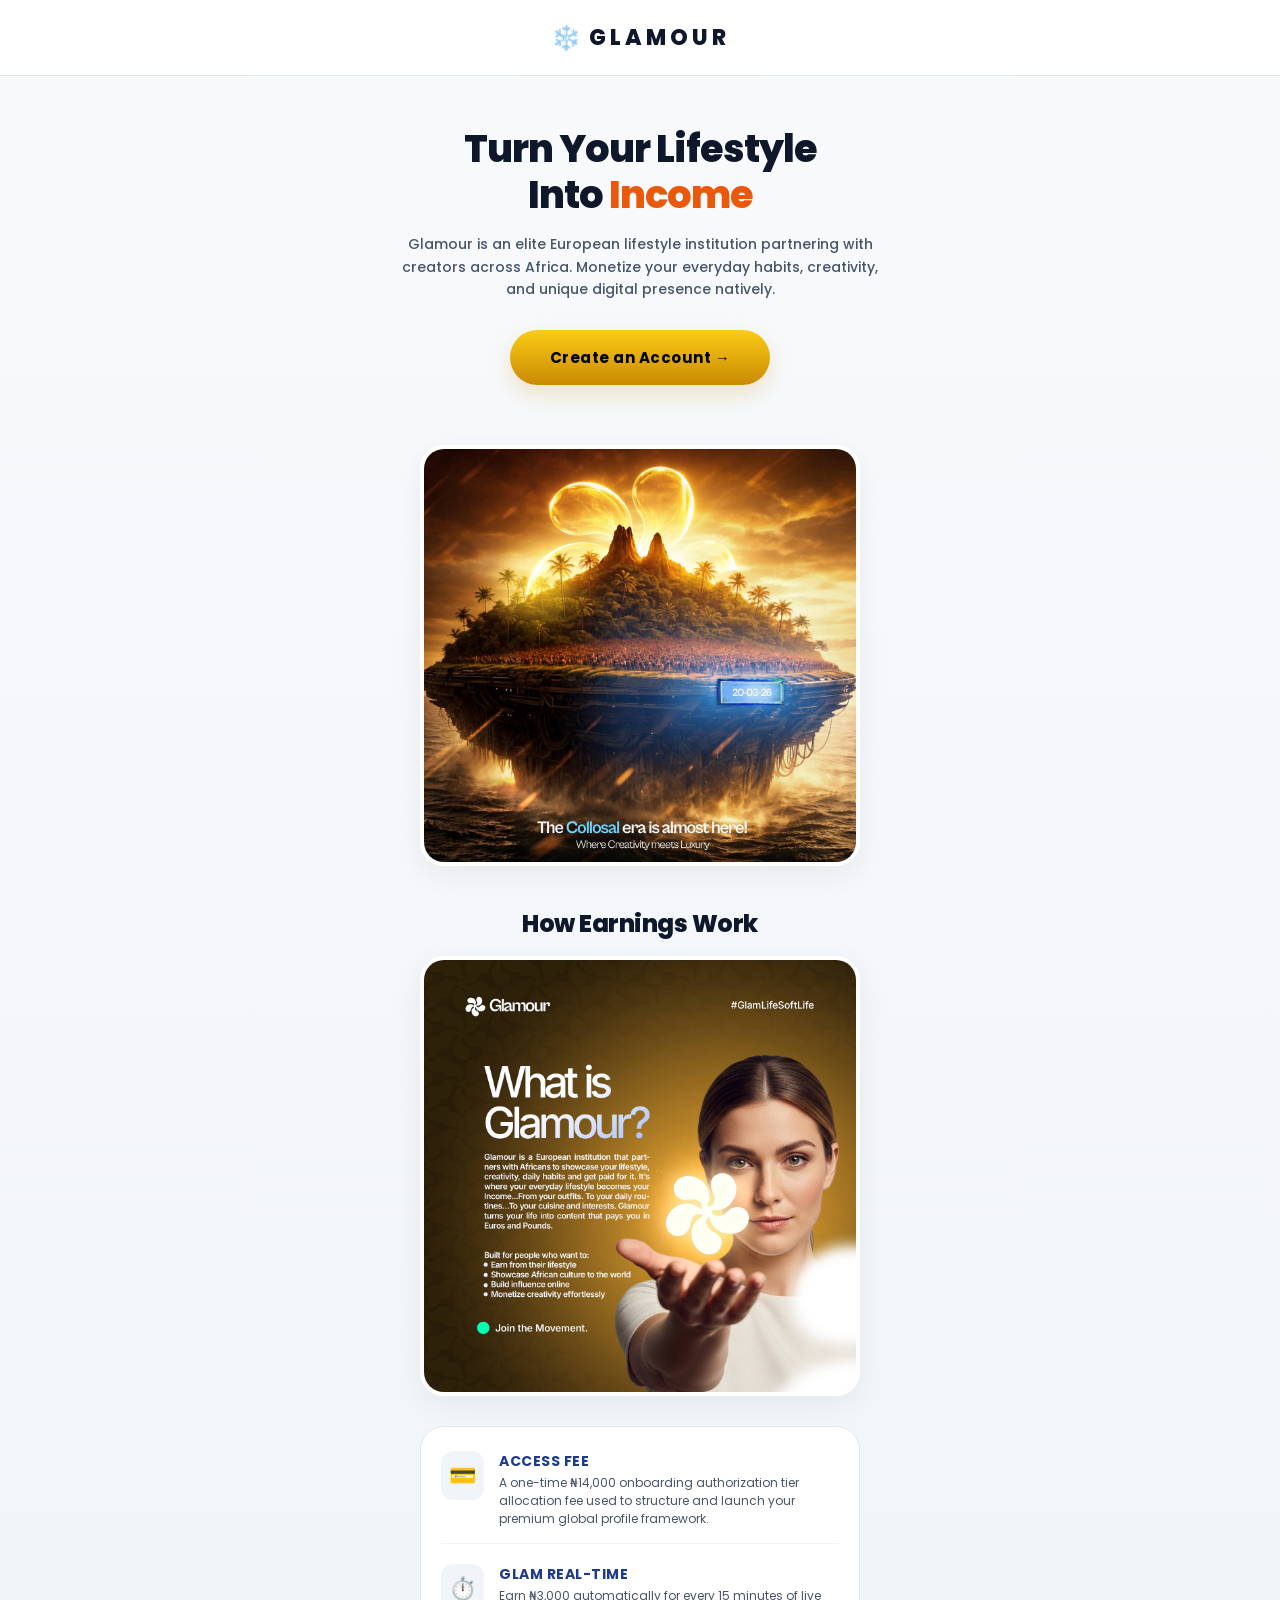
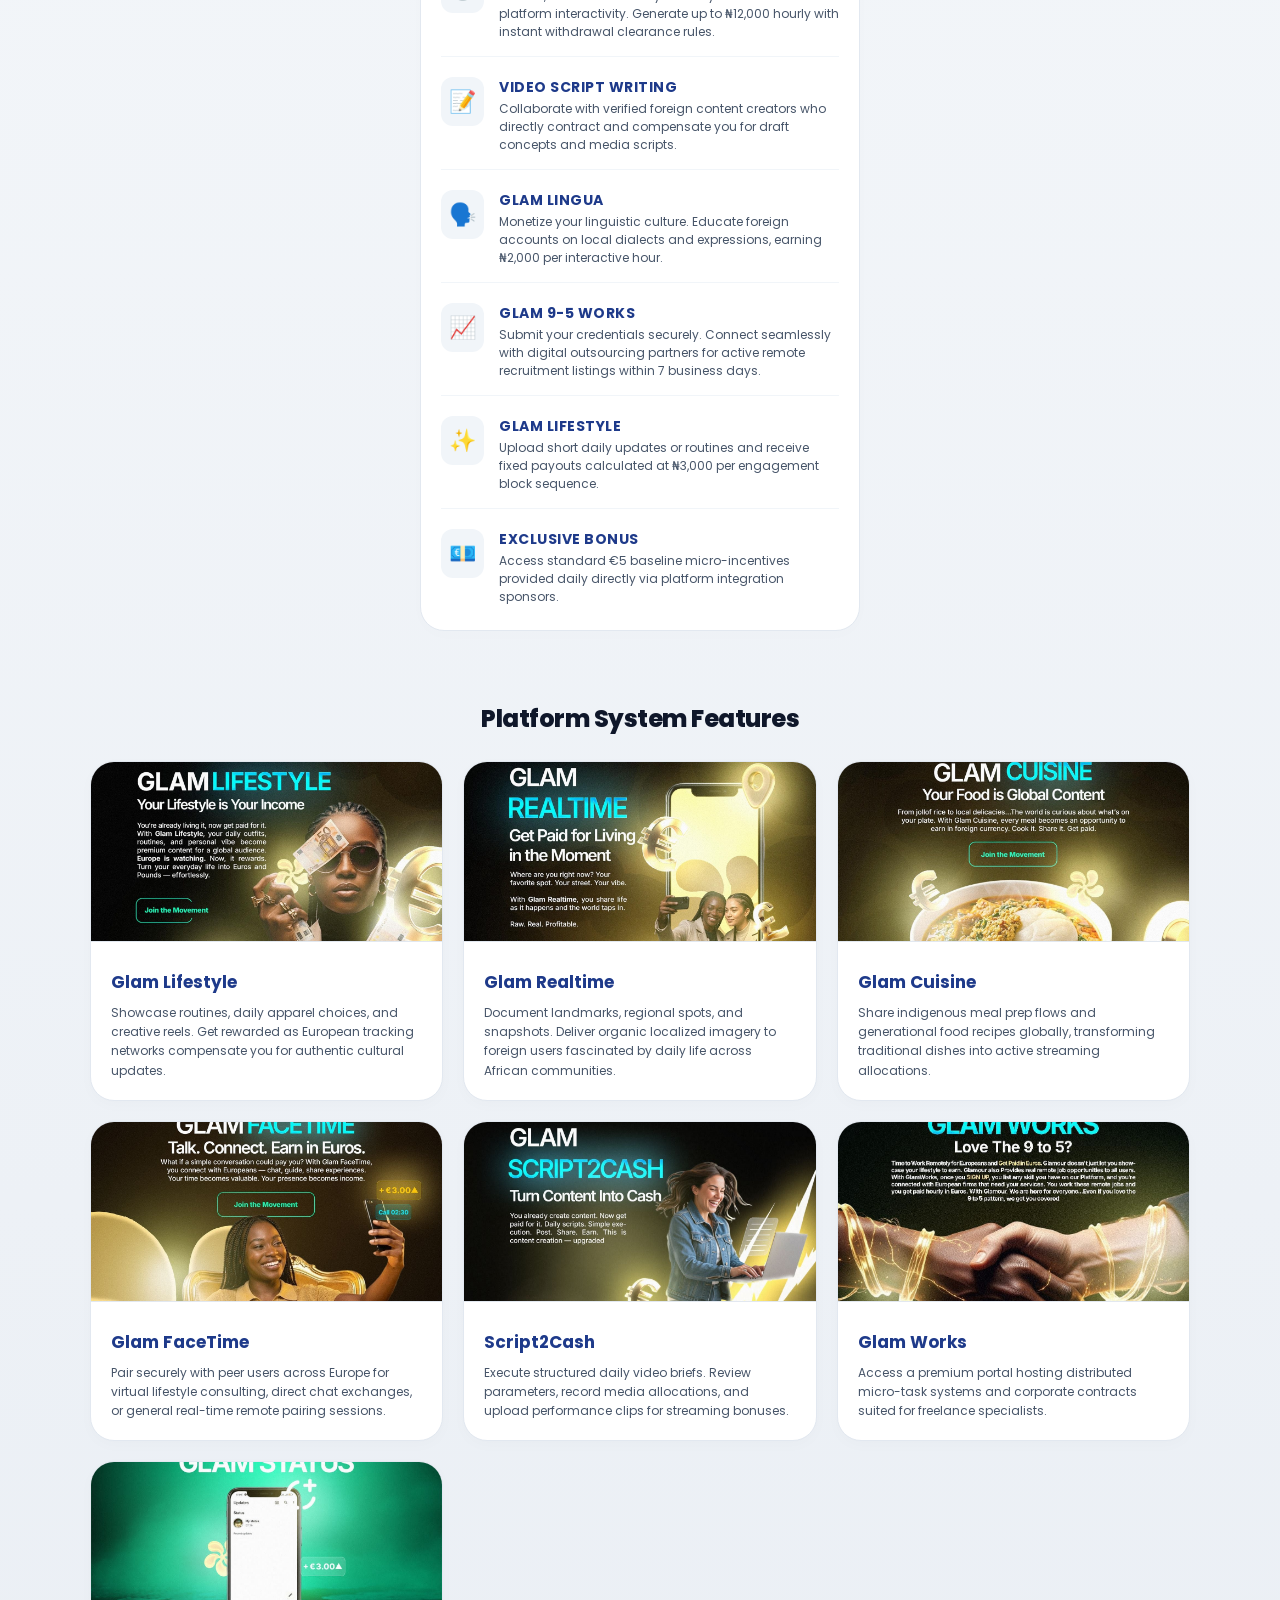
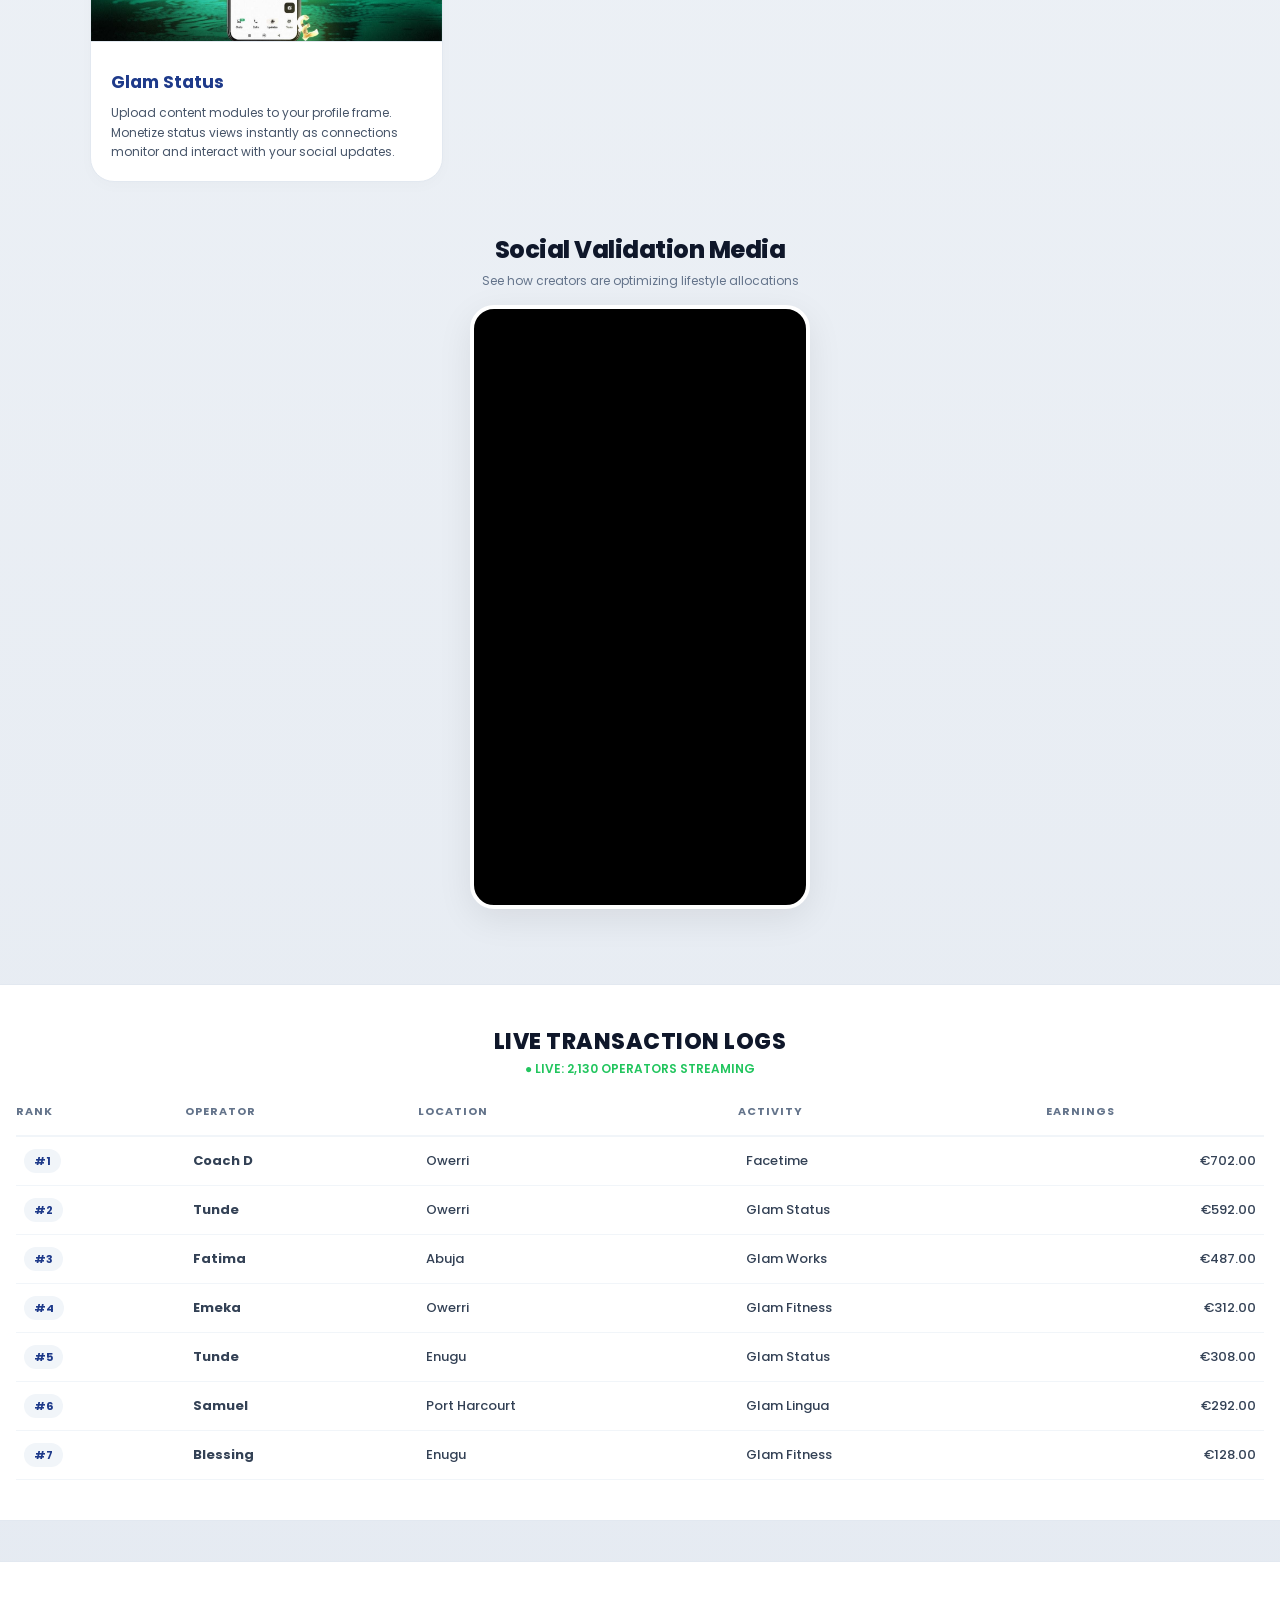
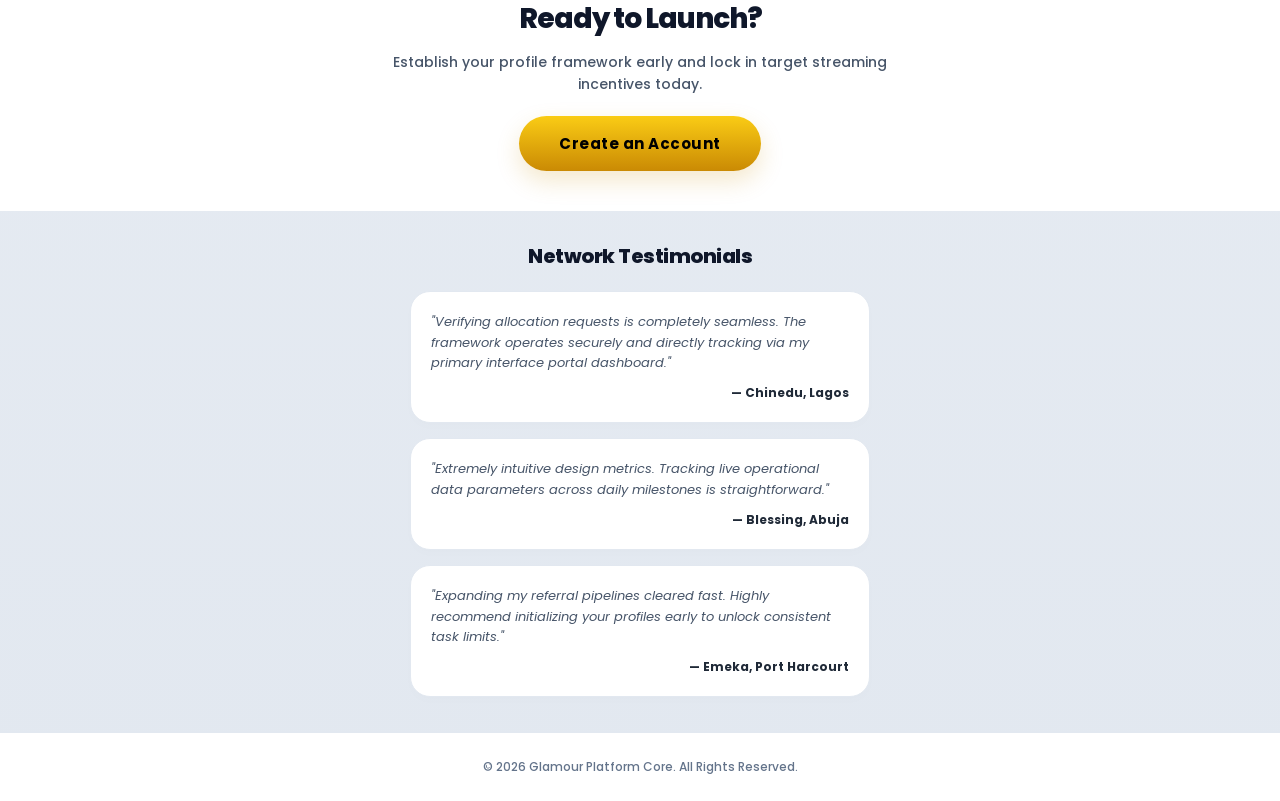
<file: index.html>
<!DOCTYPE html>
<html lang="en">
<head>
    <meta charset="UTF-8">
    <meta name="viewport" content="width=device-width, initial-scale=1.0, maximum-scale=1.0, user-scalable=no">
    <title>Glamour — Turn Your Lifestyle Into Income</title>
    <link href="https://fonts.googleapis.com/css2?family=Poppins:wght@400;500;600;700;800&display=swap" rel="stylesheet">
    <style>
        * { margin: 0; padding: 0; box-sizing: border-box; font-family: 'Poppins', sans-serif; }
        body { background: linear-gradient(180deg, #f8fafc 0%, #e2e8f0 100%); color: #0f172a; overflow-x: hidden; }
        
        /* Premium Top Logo Header */
        .header-top {
            padding: 20px;
            text-align: center;
            background: #fff;
            border-bottom: 1px solid #e2e8f0;
            display: flex;
            justify-content: center;
            align-items: center;
        }
        .logo { display: flex; align-items: center; gap: 8px; }
        .logo-symbol { font-size: 24px; animation: bounce 2s infinite; }
        .brand-name {
            font-size: 22px;
            letter-spacing: 4px;
            color: #0f172a;
            font-weight: 800;
            text-transform: uppercase;
        }

        /* Hero Call to Action Container */
        .hero {
            text-align: center;
            padding: 50px 20px;
            display: flex;
            flex-direction: column;
            align-items: center;
        }
        .hero-title {
            font-size: 2.4rem;
            font-weight: 800;
            color: #0f172a;
            line-height: 1.2;
            margin-bottom: 15px;
            letter-spacing: -1px;
        }
        .hero-title span { color: #ea580c; }
        
        .hero-subtitle {
            font-size: 14px;
            color: #475569;
            max-width: 500px;
            margin-bottom: 30px;
            line-height: 1.6;
            font-weight: 500;
        }

        .create-btn {
            display: inline-block;
            background: linear-gradient(180deg, #facc15 0%, #ca8a04 100%);
            color: #000;
            padding: 16px 40px;
            border-radius: 30px;
            text-decoration: none;
            font-weight: 700;
            font-size: 15px;
            letter-spacing: 0.5px;
            box-shadow: 0 10px 25px rgba(202, 138, 4, 0.2);
            transition: all 0.3s ease;
        }
        .create-btn:hover { transform: translateY(-2px); box-shadow: 0 12px 30px rgba(202, 138, 4, 0.3); }

        /* Media Standard Image Configurations */
        .showcase-img {
            width: 90%;
            max-width: 440px;
            height: auto;
            display: block;
            margin: 10px auto 30px auto;
            border-radius: 24px;
            box-shadow: 0 8px 30px rgba(0,0,0,0.06);
            border: 4px solid #fff;
        }

        /* Section Headings Styling */
        .section-headline {
            text-align: center;
            font-size: 24px;
            font-weight: 800;
            color: #0f172a;
            padding: 10px 20px 5px 20px;
            letter-spacing: -0.5px;
        }

        /* Earnings Bullet list Structure */
        .earnings-list-card {
            background: #fff;
            border: 1.5px solid #e2e8f0;
            border-radius: 24px;
            padding: 24px 20px;
            width: 90%;
            max-width: 440px;
            margin: 15px auto 40px auto;
            box-shadow: 0 4px 20px rgba(0,0,0,0.01);
        }
        .earn-list-item {
            display: flex;
            align-items: flex-start;
            gap: 15px;
            margin-bottom: 20px;
            padding-bottom: 15px;
            border-bottom: 1px solid #f1f5f9;
        }
        .earn-list-item:last-child { margin-bottom: 0; padding-bottom: 0; border-bottom: none; }
        .list-icon { font-size: 22px; background: #f1f5f9; padding: 8px; border-radius: 12px; display: flex; align-items: center; justify-content: center; }
        .list-text h4 { font-size: 14px; font-weight: 700; color: #1e3a8a; text-transform: uppercase; letter-spacing: 0.5px; }
        .list-text p { font-size: 12px; color: #475569; margin-top: 2px; line-height: 1.5; }

        /* Premium Adaptive Grid Cards Features */
        .features-section { padding: 20px; }
        .features-grid {
            display: grid;
            grid-template-columns: repeat(auto-fit, minmax(280px, 1fr));
            gap: 20px;
            max-width: 1100px;
            margin: 0 auto;
        }
        .feature-card {
            background: #fff;
            border-radius: 24px;
            overflow: hidden;
            border: 1px solid #e2e8f0;
            box-shadow: 0 4px 15px rgba(0,0,0,0.02);
            transition: all 0.3s cubic-bezier(0.4, 0, 0.2, 1);
        }
        .feature-card img {
            width: 100%;
            height: 180px;
            object-fit: cover;
            border-bottom: 1px solid #e2e8f0;
        }
        .card-content { padding: 20px; }
        .card-content h3 { color: #1e3a8a; font-size: 17px; font-weight: 700; margin-bottom: 8px; }
        .card-content p { color: #475569; font-size: 12px; line-height: 1.6; }

        /* Video Container Architecture */
        .video-outer-wrapper { padding: 20px 10px; text-align: center; }
        .video-container {
            position: relative;
            width: 100%;
            max-width: 340px;
            margin: 15px auto;
            aspect-ratio: 9/16;
            overflow: hidden;
            border-radius: 24px;
            border: 4px solid #fff;
            box-shadow: 0 10px 35px rgba(0,0,0,0.08);
            background: #000;
        }

        /* Live Earnings Analytics Component Box */
        .live-earnings {
            background: #fff;
            border-top: 1px solid #e2e8f0;
            border-bottom: 1px solid #e2e8f0;
            padding: 40px 16px;
            margin: 40px 0;
        }
        .earnings-header { text-align: center; margin-bottom: 25px; }
        .earnings-header h2 { font-size: 22px; font-weight: 800; letter-spacing: 0.5px; color: #0f172a; }
        .earnings-header p { color: #22c55e; font-size: 12px; font-weight: 600; margin-top: 2px; text-transform: uppercase; }
        
        .table-responsive { width: 100%; overflow-x: auto; -webkit-overflow-scrolling: touch; }
        .earnings-table { width: 100%; min-width: 400px; border-collapse: collapse; }
        .earnings-table th { color: #64748b; text-align: left; font-size: 11px; padding-bottom: 15px; letter-spacing: 1px; font-weight: 700; border-bottom: 2px solid #f1f5f9; }
        .earnings-table td { padding: 14px 8px; font-size: 13px; font-weight: 500; border-bottom: 1px solid #f1f5f9; color: #334155; }
        .rank-circle { background-color: #f1f5f9; color: #1e3a8a; padding: 4px 10px; border-radius: 12px; font-size: 11px; font-weight: 700; }
        .amount { color: #16a34a; font-weight: 700; text-align: right; }

        /* Testimonials Section */
        .testimonials-section { padding: 20px; max-width: 500px; margin: 0 auto; }
        .testimonial-card {
            background: #fff; border: 1.5px solid #e2e8f0; border-radius: 20px;
            padding: 20px; margin-bottom: 15px; box-shadow: 0 4px 10px rgba(0,0,0,0.01);
        }
        .testimonial-card p { font-size: 13px; color: #475569; line-height: 1.6; font-style: italic; }
        .testimonial-card h4 { font-size: 12px; color: #1f2937; margin-top: 10px; font-weight: 700; text-align: right; }

        /* Floating Live Activity Toast Alert Popup */
        #activity-toast {
            position: fixed; bottom: 20px; left: 20px;
            background: rgba(15, 23, 42, 0.95); backdrop-filter: blur(5px);
            color: white; padding: 12px 20px; border-radius: 14px;
            display: none; box-shadow: 0 10px 25px rgba(0,0,0,0.2);
            font-size: 12px; font-weight: 500; z-index: 9999;
            border-left: 4px solid #facc15; max-width: 280px;
            animation: slideUp 0.4s ease;
        }

        .footer { text-align: center; padding: 25px; background: #fff; border-top: 1px solid #e2e8f0; color: #64748b; font-size: 12px; font-weight: 500; }

        @keyframes bounce { 0%, 100% { transform: translateY(0); } 50% { transform: translateY(-4px); } }
        @keyframes slideUp { from { transform: translateY(20px); opacity: 0; } to { transform: translateY(0); opacity: 1; } }
    </style>
</head>

<body>

    <!-- Header App Bar -->
    <div class="header-top">
        <div class="logo">
            <span class="logo-symbol">❄️</span>
            <h1 class="brand-name">GLAMOUR</h1>
        </div>
    </div>

    <!-- Hero Introduction Header Section -->
    <section class="hero">
        <h1 class="hero-title">Turn Your Lifestyle<br>Into <span>Income</span></h1>
        <p class="hero-subtitle">
            Glamour is an elite European lifestyle institution partnering with creators across Africa. Monetize your everyday habits, creativity, and unique digital presence natively.
        </p>
        <a href="register.html" class="create-btn">Create an Account &rarr;</a>
    </section>

    <!-- First Media Showcase Layout -->
    <img src="images/glam-beginning.jpg" class="showcase-img" alt="Glamour"/> 

    <div class="section-headline">How Earnings Work</div>
    
    <!-- Second Media Showcase Layout -->
    <img src="images/glam-whatisglamour.jpg" class="showcase-img" alt="What is Glamour"/>

    <!-- Restructured Premium Feature Parameter Content List -->
    <div class="earnings-list-card">
        <div class="earn-list-item">
            <div class="list-icon">💳</div>
            <div class="list-text">
                <h4>Access Fee</h4>
                <p>A one-time ₦14,000 onboarding authorization tier allocation fee used to structure and launch your premium global profile framework.</p>
            </div>
        </div>
        <div class="earn-list-item">
            <div class="list-icon">⏱️</div>
            <div class="list-text">
                <h4>Glam Real-time</h4>
                <p>Earn ₦3,000 automatically for every 15 minutes of live platform interactivity. Generate up to ₦12,000 hourly with instant withdrawal clearance rules.</p>
            </div>
        </div>
        <div class="earn-list-item">
            <div class="list-icon">📝</div>
            <div class="list-text">
                <h4>Video Script Writing</h4>
                <p>Collaborate with verified foreign content creators who directly contract and compensate you for draft concepts and media scripts.</p>
            </div>
        </div>
        <div class="earn-list-item">
            <div class="list-icon">🗣️</div>
            <div class="list-text">
                <h4>Glam Lingua</h4>
                <p>Monetize your linguistic culture. Educate foreign accounts on local dialects and expressions, earning ₦2,000 per interactive hour.</p>
            </div>
        </div>
        <div class="earn-list-item">
            <div class="list-icon">📈</div>
            <div class="list-text">
                <h4>Glam 9-5 Works</h4>
                <p>Submit your credentials securely. Connect seamlessly with digital outsourcing partners for active remote recruitment listings within 7 business days.</p>
            </div>
        </div>
        <div class="earn-list-item">
            <div class="list-icon">✨</div>
            <div class="list-text">
                <h4>Glam Lifestyle</h4>
                <p>Upload short daily updates or routines and receive fixed payouts calculated at ₦3,000 per engagement block sequence.</p>
            </div>
        </div>
        <div class="earn-list-item">
            <div class="list-icon">💶</div>
            <div class="list-text">
                <h4>Exclusive Bonus</h4>
                <p>Access standard €5 baseline micro-incentives provided daily directly via platform integration sponsors.</p>
            </div>
        </div>
    </div>

    <!-- Features Responsive Box Card Layout Component Section -->
    <section class="features-section">
        <div class="section-headline" style="margin-bottom: 20px;">Platform System Features</div>
        
        <div class="features-grid">
            <div class="feature-card">
                <img src="images/glam-lifestyle.jpg" alt="Glam Lifestyle">
                <div class="card-content">
                    <h3>Glam Lifestyle</h3>
                    <p>Showcase routines, daily apparel choices, and creative reels. Get rewarded as European tracking networks compensate you for authentic cultural updates.</p>
                </div>
            </div>

            <div class="feature-card">
                <img src="images/glam-realtime.jpg" alt="Glam Realtime">
                <div class="card-content">
                    <h3>Glam Realtime</h3>
                    <p>Document landmarks, regional spots, and snapshots. Deliver organic localized imagery to foreign users fascinated by daily life across African communities.</p>
                </div>
            </div>

            <div class="feature-card">
                <img src="images/glam-cuisine.jpg" alt="Glam Cuisine">
                <div class="card-content">
                    <h3>Glam Cuisine</h3>
                    <p>Share indigenous meal prep flows and generational food recipes globally, transforming traditional dishes into active streaming allocations.</p>
                </div>
            </div>

            <div class="feature-card">
                <img src="images/glam-facetime.jpg" alt="Glam FaceTime">
                <div class="card-content">
                    <h3>Glam FaceTime</h3>
                    <p>Pair securely with peer users across Europe for virtual lifestyle consulting, direct chat exchanges, or general real-time remote pairing sessions.</p>
                </div>
            </div>

            <div class="feature-card">
                <img src="images/script2cash.jpg" alt="Script2Cash">
                <div class="card-content">
                    <h3>Script2Cash</h3>
                    <p>Execute structured daily video briefs. Review parameters, record media allocations, and upload performance clips for streaming bonuses.</p>
                </div>
            </div>

            <div class="feature-card">
                <img src="images/glam-work.jpg" alt="Glam Works">
                <div class="card-content">
                    <h3>Glam Works</h3>
                    <p>Access a premium portal hosting distributed micro-task systems and corporate contracts suited for freelance specialists.</p>
                </div>
            </div>

            <div class="feature-card">
                <img src="images/glam-status.jpg" alt="Glam Status">
                <div class="card-content">
                    <h3>Glam Status</h3>
                    <p>Upload content modules to your profile frame. Monetize status views instantly as connections monitor and interact with your social updates.</p>
                </div>
            </div>
        </div>
    </section>

    <!-- Embedded Creator Video Profile Presentation Layer -->
    <section class="video-outer-wrapper">
        <div class="section-headline">Social Validation Media</div>
        <p style="font-size:12px; color:#64748b; margin-bottom:10px;">See how creators are optimizing lifestyle allocations</p>
        <div class="video-container">
            <iframe 
                style="position: absolute; top: 0; left: 0; width: 100%; height: 100%;"
                src="https://www.youtube.com/embed/ohll358nsGE?autoplay=1&mute=1&loop=1&playlist=ohll358nsGE&controls=1&rel=0" 
                frameborder="0" 
                allow="autoplay; encrypted-media; picture-in-picture" 
                allowfullscreen>
            </iframe>
        </div>
    </section>

    <!-- Clean Light-Mode Live Earnings Table Component Segment -->
    <section class="live-earnings">
        <div class="earnings-header">
            <h2>LIVE TRANSACTION LOGS</h2>
            <p>● Live: 2,130 Operators Streaming</p>
        </div>

        <div class="table-responsive">
            <table class="earnings-table">
                <thead>
                    <tr>
                        <th>RANK</th>
                        <th>OPERATOR</th>
                        <th>LOCATION</th>
                        <th>ACTIVITY</th>
                        <th>EARNINGS</th>
                    </tr>
                </thead>
                <tbody>
                    <tr>
                        <td><span class="rank-circle">#1</span></td>
                        <td><strong>Coach D</strong></td>
                        <td>Owerri</td>
                        <td>Facetime</td>
                        <td class="amount">€702.00</td>
                    </tr>
                    <tr>
                        <td><span class="rank-circle">#2</span></td>
                        <td><strong>Tunde</strong></td>
                        <td>Owerri</td>
                        <td>Glam Status</td>
                        <td class="amount">€592.00</td>
                    </tr>
                    <tr>
                        <td><span class="rank-circle">#3</span></td>
                        <td><strong>Fatima</strong></td>
                        <td>Abuja</td>
                        <td>Glam Works</td>
                        <td class="amount">€487.00</td>
                    </tr>
                    <tr>
                        <td><span class="rank-circle">#4</span></td>
                        <td><strong>Emeka</strong></td>
                        <td>Owerri</td>
                        <td>Glam Fitness</td>
                        <td class="amount">€312.00</td>
                    </tr>
                    <tr>
                        <td><span class="rank-circle">#5</span></td>
                        <td><strong>Tunde</strong></td>
                        <td>Enugu</td>
                        <td>Glam Status</td>
                        <td class="amount">€308.00</td>
                    </tr>
                    <tr>
                        <td><span class="rank-circle">#6</span></td>
                        <td><strong>Samuel</strong></td>
                        <td>Port Harcourt</td>
                        <td>Glam Lingua</td>
                        <td class="amount">€292.00</td>
                    </tr>
                    <tr>
                        <td><span class="rank-circle">#7</span></td>
                        <td><strong>Blessing</strong></td>
                        <td>Enugu</td>
                        <td>Glam Fitness</td>
                        <td class="amount">€128.00</td>
                    </tr>
                </tbody>
            </table>
        </div>
    </section>

    <!-- Secondary CTA Terminal Banner Container -->
    <section class="hero" style="background: #fff; padding: 40px 20px; border-top:1px solid #e2e8f0;">
        <h1 class="hero-title" style="font-size:28px;">Ready to Launch?</h1>
        <p class="hero-subtitle" style="margin-bottom:20px;">Establish your profile framework early and lock in target streaming incentives today.</p>
        <a href="register.html" class="create-btn">Create an Account</a>
    </section>
      
    <!-- Testimonials Section Module Component Layout -->
    <section class="testimonials-section">
        <div class="section-headline" style="font-size:20px; margin-bottom:15px;">Network Testimonials</div>

        <div class="testimonial-card">
            <p>"Verifying allocation requests is completely seamless. The framework operates securely and directly tracking via my primary interface portal dashboard."</p>
            <h4>— Chinedu, Lagos</h4>
        </div>

        <div class="testimonial-card">
            <p>"Extremely intuitive design metrics. Tracking live operational data parameters across daily milestones is straightforward."</p>
            <h4>— Blessing, Abuja</h4>
        </div>

        <div class="testimonial-card">
            <p>"Expanding my referral pipelines cleared fast. Highly recommend initializing your profiles early to unlock consistent task limits."</p>
            <h4>— Emeka, Port Harcourt</h4>
        </div>
    </section>

    <!-- Interactive Toast Alert Element Wrapper Box -->
    <div id="activity-toast">🔥 Loading metrics...</div>

    <!-- Site Footer Section Base -->
    <div class="footer">
        © 2026 Glamour Platform Core. All Rights Reserved.
    </div>

    <!-- Live Simulation Marketing Animation Loop Engine -->
    <script>
        const activities = [
            "Kelvin from Lagos just processed a withdrawal of ₦74,000",
            "Amaka from Abuja initialized a wallet settlement of ₦52,000",
            "John from United Kingdom cleared an account bonus of €120",
            "Fatima from Kano completed an activity withdrawal of ₦38,000",
            "David from Ghana initialized a premium settlement of €95",
            "Samuel from Abuja just secured task earnings of €12"
        ];

        function showActivityToast() {
            const toast = document.getElementById("activity-toast");
            const randomActivity = activities[Math.floor(Math.random() * activities.length)];

            toast.innerHTML = "⚡ " + randomActivity;
            toast.style.display = "block";

            // Retract popup notification after visibility threshold
            setTimeout(() => {
                toast.style.display = "none";
            }, 3500);

            // Re-queue subsequent activity iterations randomly
            const nextTriggerTime = Math.floor(Math.random() * (9000 - 6000) + 6000);
            setTimeout(showActivityToast, nextTriggerTime);
        }

        // Initialize execution cycle shortly after configuration mount
        setTimeout(showActivityToast, 2500);
    </script>
</body>
</html>
</file>
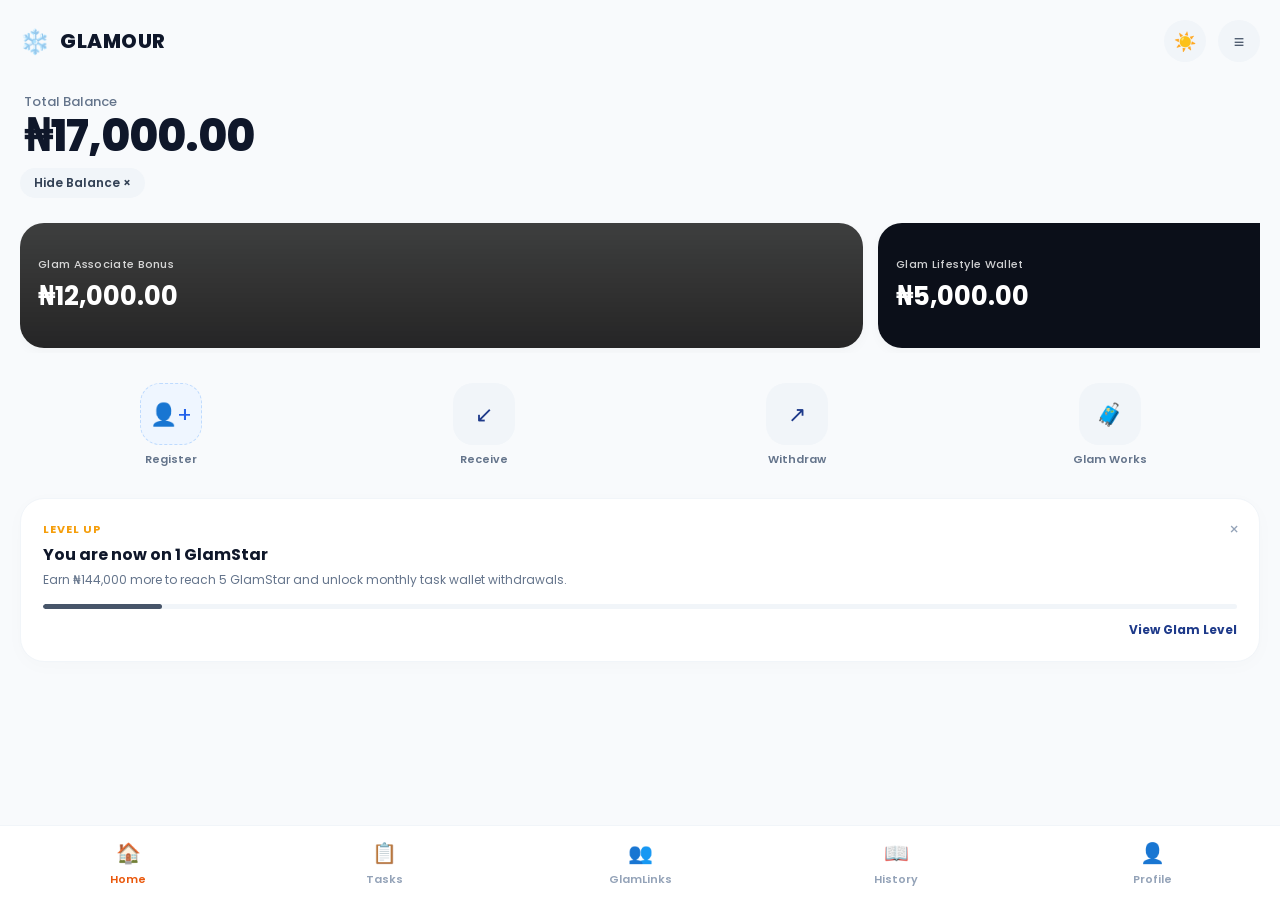
<file: dashboard.html>
<!DOCTYPE html>
<html lang="en">
<head>
    <meta charset="UTF-8">
    <meta name="viewport" content="width=device-width, initial-scale=1.0, maximum-scale=1.0, user-scalable=no">
    <title>Glamour | Premium Hub</title>
    <link href="https://fonts.googleapis.com/css2?family=Poppins:wght@400;500;600;700&display=swap" rel="stylesheet">
    <style>
        * { margin: 0; padding: 0; box-sizing: border-box; font-family: 'Poppins', sans-serif; }
        body { background-color: #f8fafc; color: #0f172a; padding: 20px; padding-bottom: 90px; }
        
        /* Top Navigation Bar (Clean & Professional) */
        .app-bar { display: flex; justify-content: space-between; align-items: center; margin-bottom: 30px; }
        .brand-logo-area { display: flex; align-items: center; gap: 10px; }
        .logo-symbol { font-size: 24px; }
        .brand-logo-area h3 { font-size: 20px; font-weight: 800; color: #0f172a; letter-spacing: 0.5px; text-transform: uppercase; }
        
        .bar-actions { display: flex; gap: 12px; }
        .circle-btn { 
            width: 42px; height: 42px; background: #f1f5f9; border: none; 
            border-radius: 50%; display: flex; align-items: center; justify-content: center; 
            font-size: 18px; cursor: pointer; color: #475569;
        }

        /* Balance Heading Layout */
        .balance-summary { margin-bottom: 8px; padding-left: 4px; }
        .balance-summary p { font-size: 13px; color: #64748b; font-weight: 500; }
        .balance-main-val { font-size: 44px; font-weight: 800; color: #0f172a; letter-spacing: -1px; line-height: 1.1; }
        
        /* Hide Balance Pill Button */
        .hide-pill {
            display: inline-flex; align-items: center; gap: 6px;
            background: #f1f5f9; border: none; padding: 6px 14px;
            border-radius: 20px; font-size: 12px; font-weight: 600;
            color: #334155; margin-bottom: 25px; cursor: pointer;
        }

        /* Side-Scrolling Horizon Grid Cards */
        .scrolling-cards-wrapper { 
            display: flex; gap: 15px; overflow-x: auto; margin-bottom: 30px;
            padding-bottom: 5px; scroll-snap-type: x mandatory;
        }
        .scrolling-cards-wrapper::-webkit-scrollbar { display: none; }
        
        .glam-card {
            flex: 0 0 68%; border-radius: 24px; padding: 22px 18px;
            scroll-snap-align: start; position: relative; height: 125px;
            display: flex; flex-direction: column; justify-content: center;
            box-shadow: 0 4px 12px rgba(0,0,0,0.03);
        }
        .card-gold-dust {
            background: linear-gradient(rgba(0, 0, 0, 0.75), rgba(0, 0, 0, 0.85)), url('https://images.unsplash.com/photo-1618005182384-a83a8bd57fbe?q=80&w=2564&auto=format&fit=crop');
            background-size: cover; background-position: center; color: #fff;
        }
        .card-dark-gains { background: #0b0f19; color: #fff; }
        
        .glam-card p { font-size: 11px; opacity: 0.8; font-weight: 500; letter-spacing: 0.3px; }
        .glam-card h4 { font-size: 26px; font-weight: 700; margin-top: 4px; }

        /* Action Buttons Box Grid (Expanded to 5 columns or wrap cleanly) */
        .functional-grid { display: grid; grid-template-columns: repeat(4, 1fr); gap: 12px; margin-bottom: 30px; }
        .grid-btn-item { text-align: center; cursor: pointer; }
        .grid-btn-square {
            width: 62px; height: 62px; background: #f1f5f9; border: none;
            border-radius: 20px; display: flex; align-items: center; justify-content: center;
            font-size: 22px; margin: 0 auto 6px auto; color: #1e3a8a; transition: all 0.2s ease;
        }
        /* Make the Register Option highly premium with an accent tint */
        .register-accent { background: #eff6ff; color: #2563eb; border: 1px dashed #bfdbfe; }
        .grid-btn-item p { font-size: 11px; color: #64748b; font-weight: 600; }

        /* Level Up Status Row Panel */
        .status-panel-card {
            background: #fff; border: 1.5px solid #f1f5f9; border-radius: 24px;
            padding: 22px; margin-bottom: 25px; position: relative;
            box-shadow: 0 4px 20px rgba(0,0,0,0.02);
        }
        .panel-close { position: absolute; top: 18px; right: 20px; font-size: 16px; color: #94a3b8; cursor: pointer; }
        .panel-tag { font-size: 11px; font-weight: 700; color: #f59e0b; text-transform: uppercase; letter-spacing: 1px; margin-bottom: 4px; }
        .panel-title { font-size: 16px; font-weight: 700; color: #0f172a; margin-bottom: 4px; }
        .panel-desc { font-size: 12px; color: #64748b; line-height: 1.5; margin-bottom: 15px; }
        
        .bar-track { width: 100%; height: 5px; background: #f1f5f9; border-radius: 10px; margin-bottom: 12px; overflow: hidden; }
        .bar-fill { width: 10%; height: 100%; background: #475569; border-radius: 10px; }
        .panel-action-lbl { font-size: 12px; font-weight: 700; color: #1e3a8a; text-align: right; cursor: pointer; display: block; }

        /* Bottom Fixed Navigation Bar */
        .bottom-navigation-dock {
            position: fixed; bottom: 0; left: 0; width: 100%; height: 75px;
            background: #fff; border-top: 1px solid #f1f5f9; display: flex;
            justify-content: space-around; align-items: center; z-index: 1000;
            padding-bottom: env(safe-area-inset-bottom);
        }
        .dock-tab { text-align: center; color: #94a3b8; cursor: pointer; flex: 1; padding: 12px 0; }
        .dock-tab.active { color: #ea580c; }
        .dock-icon { font-size: 20px; display: block; margin-bottom: 3px; }
        .dock-tab p { font-size: 11px; font-weight: 600; }

        /* --- OVERLAY LOCK POPUP MODAL (IMG-20260512-WA0010.jpg Look) --- */
        .modal-view-backdrop {
            position: fixed; top: 0; left: 0; width: 100%; height: 100%;
            background: rgba(0, 0, 0, 0.4); backdrop-filter: blur(4px);
            display: flex; justify-content: center; align-items: center;
            z-index: 9999; opacity: 0; pointer-events: none; transition: all 0.2s ease;
        }
        .modal-view-backdrop.active { opacity: 1; pointer-events: all; }
        
        .modal-box-ui {
            background: #11141e; border-radius: 28px;
            width: 86%; max-width: 320px; padding: 35px 22px; text-align: center;
            box-shadow: 0 20px 40px rgba(0,0,0,0.3); color: #fff;
        }
        .modal-lock-shield {
            background: rgba(250, 204, 21, 0.1); color: #facc15; width: 65px; height: 65px;
            border-radius: 50%; display: flex; align-items: center; justify-content: center;
            font-size: 28px; margin: 0 auto 20px auto;
        }
        .modal-box-ui h3 { font-size: 20px; font-weight: 700; margin-bottom: 10px; }
        .modal-box-ui p { font-size: 13px; color: #94a3b8; line-height: 1.6; margin-bottom: 25px; }
        .btn-modal-trigger {
            width: 100%; background: #facc15; color: #000; padding: 15px;
            border-radius: 25px; font-weight: 700; border: none; cursor: pointer; font-size: 14px;
        }
    </style>
</head>
<body>

    <!-- App Header Bar (No greeting text, 100% clean) -->
    <div class="app-bar">
        <div class="brand-logo-area">
            <span class="logo-symbol">❄️</span>
            <h3>Glamour</h3>
        </div>
        <div class="bar-actions">
            <button class="circle-btn">☀️</button>
            <button class="circle-btn">≡</button>
        </div>
    </div>

    <!-- Main Total Balance Row -->
    <div class="balance-summary">
        <p>Total Balance</p>
        <div class="balance-main-val">₦17,000.00</div>
    </div>
    
    <!-- Hide Balance Pill -->
    <button class="hide-pill">Hide Balance ×</button>

    <!-- Side Scrolling Horizon Cards Grid -->
    <div class="scrolling-cards-wrapper">
        <div class="glam-card card-gold-dust">
            <p>Glam Associate Bonus</p>
            <h4>₦12,000.00</h4>
        </div>
        <div class="glam-card card-dark-gains">
            <p>Glam Lifestyle Wallet</p>
            <h4>₦5,000.00</h4>
        </div>
    </div>

    <!-- Square Action Grid Buttons -->
    <div class="functional-grid">
        <!-- New Premium Register Option sitting inside the dashboard -->
        <div class="grid-btn-item" onclick="location.href='transfer-details.html'">
            <div class="grid-btn-square register-accent">👤+</div>
            <p>Register</p>
        </div>
        <div class="grid-btn-item" onclick="location.href='transfer-details.html'">
            <div class="grid-btn-square">↙</div>
            <p>Receive</p>
        </div>
        <div class="grid-btn-item" onclick="location.href='transfer-details.html'">
            <div class="grid-btn-square">↗</div>
            <p>Withdraw</p>
        </div>
        <div class="grid-btn-item" onclick="location.href='transfer-details.html'">
            <div class="grid-btn-square">🧳</div>
            <p>Glam Works</p>
        </div>
    </div>

    <!-- Level Status Tracking Panel Card -->
    <div class="status-panel-card">
        <span class="panel-close">×</span>
        <div class="panel-tag">Level Up</div>
        <div class="panel-title">You are now on 1 GlamStar</div>
        <div class="panel-desc">Earn ₦144,000 more to reach 5 GlamStar and unlock monthly task wallet withdrawals.</div>
        <div class="bar-track">
            <div class="bar-fill"></div>
        </div>
        <span class="panel-action-lbl" onclick="showLockModal()">View Glam Level</span>
    </div>

    <!-- Bottom Dock Floating Fixed Menu Navigation -->
    <div class="bottom-navigation-dock">
        <div class="dock-tab active">
            <span class="dock-icon">🏠</span>
            <p>Home</p>
        </div>
        <div class="dock-tab" onclick="showLockModal()">
            <span class="dock-icon">📋</span>
            <p>Tasks</p>
        </div>
        <div class="dock-tab" onclick="showLockModal()">
            <span class="dock-icon">👥</span>
            <p>GlamLinks</p>
        </div>
        <div class="dock-tab" onclick="showLockModal()">
            <span class="dock-icon">📖</span>
            <p>History</p>
        </div>
        <div class="dock-tab" onclick="showLockModal()">
            <span class="dock-icon">👤</span>
            <p>Profile</p>
        </div>
    </div>

    <!-- === DARK OVERLAY SYSTEM POPUP MODAL === -->
    <div class="modal-view-backdrop" id="popupLockSys">
        <div class="modal-box-ui">
            <div class="modal-lock-shield">🔒</div>
            <h3>Activate Account</h3>
            <p>You currently have a ₦12,000 balance. To withdraw funds and access all premium features, please complete your one-time activation.</p>
            <button class="btn-modal-trigger" onclick="location.href='plans.html'">Activate Now - ₦14,000</button>
        </div>
    </div>

    <script>
        // Modal triggers
        function showLockModal() {
            document.getElementById('popupLockSys').classList.add('active');
        }

        document.getElementById('popupLockSys').addEventListener('click', function(e) {
            if(e.target === this) {
                this.classList.remove('active');
            }
        });
    </script>
</body>
</html>
</file>
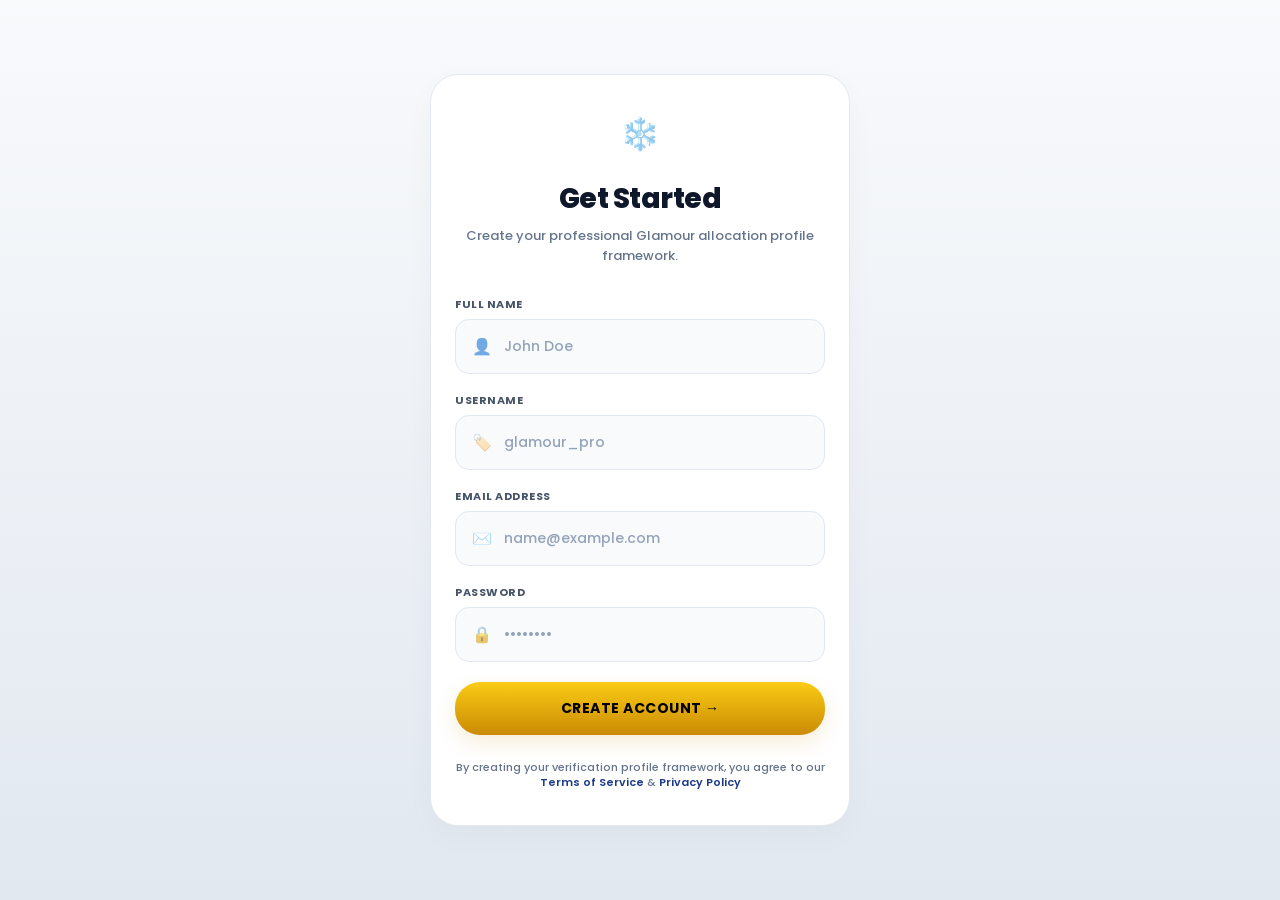
<file: register.html>
<!DOCTYPE html>
<html lang="en">
<head>
    <meta charset="UTF-8">
    <meta name="viewport" content="width=device-width, initial-scale=1.0, maximum-scale=1.0, user-scalable=no">
    <title>Glamour — Secure Registration</title>
    <link href="https://fonts.googleapis.com/css2?family=Poppins:wght@400;500;600;700;800&display=swap" rel="stylesheet">
    <style>
        * { margin: 0; padding: 0; box-sizing: border-box; font-family: 'Poppins', sans-serif; }
        body { background: linear-gradient(180deg, #f8fafc 0%, #e2e8f0 100%); color: #0f172a; display: flex; justify-content: center; align-items: center; min-height: 100vh; padding: 16px; }
        
        .container { 
            width: 100%; 
            max-width: 420px; 
            background: #ffffff; 
            border: 1px solid #e2e8f0; 
            border-radius: 28px; 
            padding: 35px 24px; 
            box-shadow: 0 10px 30px rgba(0, 0, 0, 0.03); 
            display: flex; 
            flex-direction: column; 
        }
        
        .logo-area { display: flex; justify-content: center; margin-bottom: 20px; font-size: 32px; animation: bounce 2s infinite; }
        
        h1 { font-size: 28px; font-weight: 800; text-align: center; color: #0f172a; letter-spacing: -0.5px; margin-bottom: 6px; }
        .subtitle { font-size: 13px; color: #64748b; text-align: center; margin-bottom: 30px; font-weight: 500; }
        
        .form-group { margin-bottom: 18px; position: relative; }
        label { display: block; font-size: 11px; color: #475569; text-transform: uppercase; letter-spacing: 0.5px; margin-bottom: 6px; font-weight: 700; }
        
        .input-container { 
            width: 100%; display: flex; align-items: center; background-color: #f8fafc; 
            border: 1.5px solid #e2e8f0; border-radius: 14px; padding: 14px 16px; 
            transition: all 0.25s ease; 
        }
        .input-container:focus-within { border-color: #cbd5e1; background-color: #fff; }
        
        .icon { font-size: 16px; margin-right: 12px; opacity: 0.6; display: flex; align-items: center; }
        input { flex: 1; background: transparent; border: none; color: #0f172a; font-size: 14px; font-weight: 500; outline: none; }
        input::placeholder { color: #94a3b8; }
        
        /* Premium Error Interactivity States */
        .error-border { border-color: #ef4444 !important; background-color: #fef2f2 !important; }
        .error-text { 
            color: #ef4444; font-size: 11px; margin-top: 5px; padding-left: 4px;
            display: none; font-weight: 600; animation: fadeIn 0.3s ease;
        }

        .continue-btn {
            width: 100%; background: linear-gradient(180deg, #facc15 0%, #ca8a04 100%); color: #000; border: none; padding: 16px;
            border-radius: 25px; font-size: 14px; font-weight: 700; text-transform: uppercase; letter-spacing: 0.5px;
            cursor: pointer; margin-top: 20px; display: flex; align-items: center; justify-content: center;
            box-shadow: 0 8px 20px rgba(202, 138, 4, 0.15); transition: all 0.2s ease;
        }
        .continue-btn:hover { transform: translateY(-1px); box-shadow: 0 10px 25px rgba(202, 138, 4, 0.25); }

        .footer-note { margin-top: 25px; text-align: center; font-size: 11px; color: #64748b; font-weight: 500; line-height: 1.4; }
        .footer-note span { color: #1e3a8a; font-weight: 600; cursor: pointer; }
        
        @keyframes fadeIn {
            from { opacity: 0; transform: translateY(-3px); }
            to { opacity: 1; transform: translateY(0); }
        }
        @keyframes bounce { 0%, 100% { transform: translateY(0); } 50% { transform: translateY(-4px); } }
    </style>
</head>
<body>

<div class="container">
    <div class="logo-area">❄️</div>

    <h1>Get Started</h1>
    <p class="subtitle">Create your professional Glamour allocation profile framework.</p>

    <form id="regForm">
        <div class="form-group">
            <label>Full Name</label>
            <div class="input-container" id="cont-fullname">
                <span class="icon">👤</span>
                <input type="text" placeholder="John Doe" id="fullname">
            </div>
            <div class="error-text" id="err-fullname">Please enter your full name</div>
        </div>

        <div class="form-group">
            <label>Username</label>
            <div class="input-container" id="cont-username">
                <span class="icon">🏷️</span>
                <input type="text" placeholder="glamour_pro" id="username">
            </div>
            <div class="error-text" id="err-username">Choose a valid user tag name</div>
        </div>

        <div class="form-group">
            <label>Email Address</label>
            <div class="input-container" id="cont-email">
                <span class="icon">✉️</span>
                <input type="email" placeholder="name@example.com" id="email">
            </div>
            <div class="error-text" id="err-email">Enter a valid operational email address</div>
        </div>

        <div class="form-group">
            <label>Password</label>
            <div class="input-container" id="cont-password">
                <span class="icon">🔒</span>
                <input type="password" placeholder="••••••••" id="password">
            </div>
            <div class="error-text" id="err-password">Secure profile password is required</div>
        </div>

        <button type="button" class="continue-btn" onclick="checkForm()">
            Create Account &rarr;
        </button>
    </form>

    <div class="footer-note">By creating your verification profile framework, you agree to our <span>Terms of Service</span> & <span>Privacy Policy</span></div>
</div>

<script>
function checkForm() {
    const fields = ['fullname', 'username', 'email', 'password'];
    let isFormValid = true;

    fields.forEach(field => {
        const input = document.getElementById(field);
        const container = document.getElementById('cont-' + field);
        const error = document.getElementById('err-' + field);

        if (input.value.trim() === "") {
            container.classList.add('error-border');
            error.style.display = 'block';
            isFormValid = false;
        } else {
            container.classList.remove('error-border');
            error.style.display = 'none';
        }
    });

    const emailInput = document.getElementById('email');
    if (emailInput.value.trim() !== "" && !emailInput.value.includes('@')) {
        document.getElementById('cont-email').classList.add('error-border');
        document.getElementById('err-email').style.display = 'block';
        isFormValid = false;
    }

    if (isFormValid) {
        const usernameValue = document.getElementById('username').value;
        // Persist the user tag securely across local platform views
        localStorage.setItem('glamourUser', usernameValue); 
        
        // Advance session view directly into the main hub layout view
        window.location.href = 'dashboard.html';
    }
}
</script>

</body>
</html>
</file>
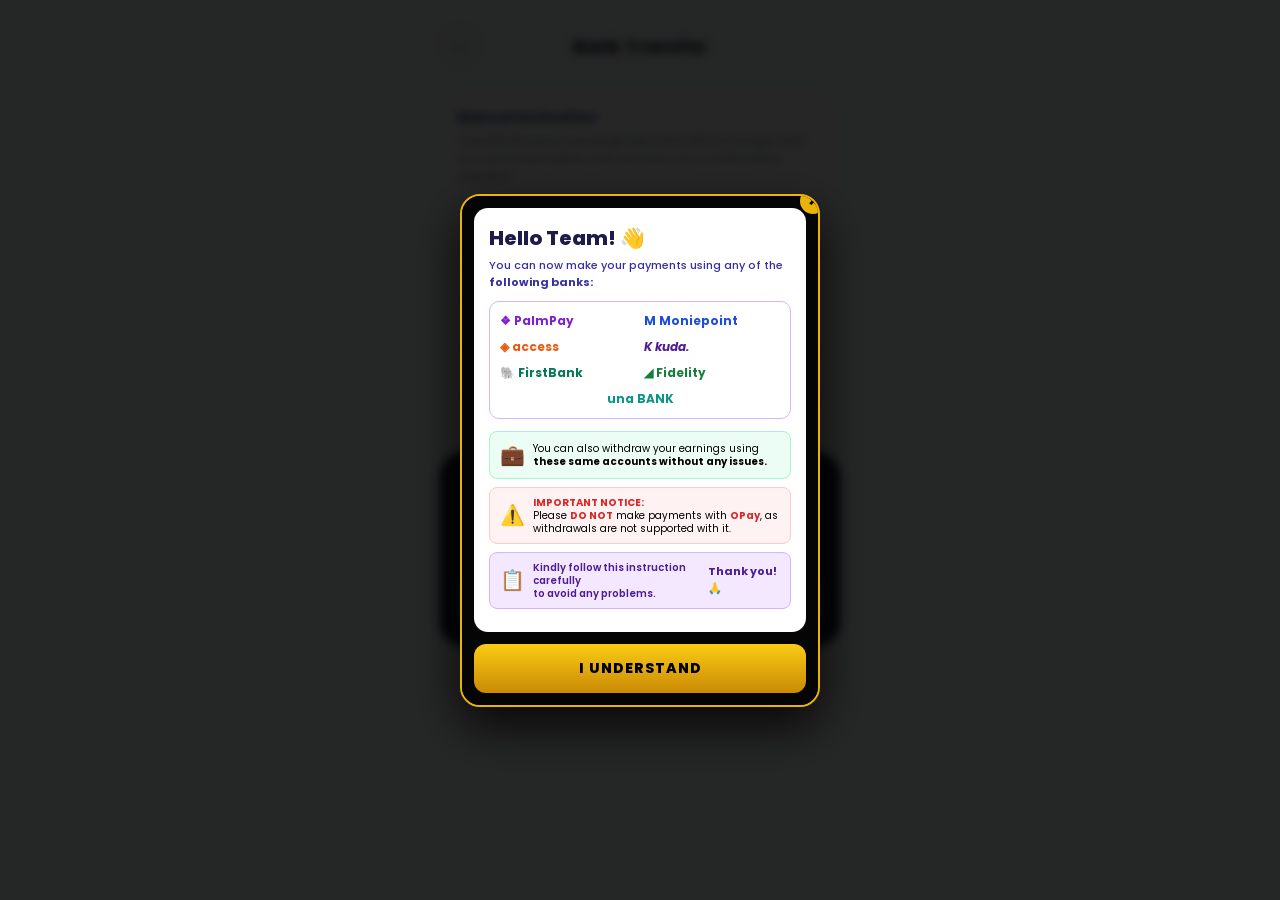
<file: transfer-details.html>
<!DOCTYPE html>
<html lang="en">
<head>
    <meta charset="UTF-8">
    <meta name="viewport" content="width=device-width, initial-scale=1.0, maximum-scale=1.0, user-scalable=no">
    <title>Glamour | Transfer Details</title>
    <link href="https://fonts.googleapis.com/css2?family=Poppins:wght@400;500;600;700;800&display=swap" rel="stylesheet">
    <style>
        * { margin: 0; padding: 0; box-sizing: border-box; font-family: 'Poppins', sans-serif; }
        body { background-color: #f8fafc; color: #0f172a; padding: 16px; padding-bottom: 40px; }
        
        .container { width: 100%; max-width: 400px; margin: 0 auto; }

        /* Top Header Navigation */
        .page-header { display: flex; align-items: center; justify-content: space-between; margin-bottom: 24px; margin-top: 10px; }
        .back-btn { background: #f1f5f9; border: none; width: 40px; height: 40px; border-radius: 50%; font-size: 16px; cursor: pointer; color: #0f172a; display: flex; align-items: center; justify-content: center; font-weight: bold; }
        .page-title { font-size: 18px; font-weight: 700; color: #0f172a; }
        .placeholder-box { width: 40px; }

        /* Premium Instruction Banner */
        .instruction-banner { background: #fff; border: 1.5px solid #f1f5f9; border-radius: 20px; padding: 16px; margin-bottom: 20px; box-shadow: 0 4px 12px rgba(0,0,0,0.01); }
        .instruction-banner h4 { font-size: 14px; color: #1e3a8a; margin-bottom: 4px; font-weight: 700; }
        .instruction-banner p { font-size: 12px; color: #64748b; line-height: 1.5; }

        /* Bank Details Box Component */
        .payment-box { background: #fff; border: 1.5px solid #f1f5f9; border-radius: 24px; padding: 20px; margin-bottom: 20px; box-shadow: 0 4px 20px rgba(0,0,0,0.02); }
        .detail-row { display: flex; justify-content: space-between; align-items: center; padding: 12px 0; border-bottom: 1px solid #f1f5f9; }
        .detail-row:last-child { border-bottom: none; padding-bottom: 0; }
        .detail-row:first-child { padding-top: 0; }
        
        .detail-label { font-size: 12px; color: #64748b; font-weight: 500; }
        .detail-value { font-size: 14px; color: #0f172a; font-weight: 700; display: flex; align-items: center; gap: 8px; }
        
        .copy-pill { background: #eff6ff; border: none; color: #2563eb; padding: 4px 10px; border-radius: 12px; font-size: 11px; font-weight: 700; cursor: pointer; }

        /* Proof Submission Box (Pure Telegram) */
        .proof-box { background: #0f172a; color: #fff; border-radius: 24px; padding: 20px; text-align: center; }
        .proof-box h4 { font-size: 16px; font-weight: 700; margin-bottom: 6px; color: #fff; }
        .proof-box p { font-size: 12px; color: #94a3b8; line-height: 1.5; margin-bottom: 18px; }
        
        .btn-telegram { width: 100%; background: #22d3ee; color: #0f172a; border: none; padding: 15px; border-radius: 16px; font-weight: 700; font-size: 14px; cursor: pointer; display: flex; align-items: center; justify-content: center; gap: 8px; text-decoration: none; transition: 0.2s; }
        .btn-telegram:hover { background: #06b6d4; }

        /* --- BANK TRANSFER POPUP STYLES (IMG-20260512-WA0008.jpg Exact Match) --- */
        .transfer-modal-overlay { position: fixed; top: 0; left: 0; width: 100%; height: 100%; background: rgba(0, 0, 0, 0.85); backdrop-filter: blur(5px); display: none; justify-content: center; align-items: center; z-index: 9999; padding: 15px; animation: fadeIn 0.3s ease; }
        .transfer-modal-container { background: #050505; border: 2px solid #eab308; border-radius: 20px; width: 100%; max-width: 360px; max-height: 85vh; overflow-y: auto; padding: 12px; position: relative; box-shadow: 0 20px 50px rgba(0,0,0,0.8); }
        .transfer-modal-container::-webkit-scrollbar { display: none; }
        
        .close-btn-yellow { position: absolute; top: -10px; right: -10px; background: #eab308; color: #000; width: 30px; height: 30px; border-radius: 50%; border: 2px solid #000; font-size: 18px; font-weight: bold; display: flex; justify-content: center; align-items: center; cursor: pointer; z-index: 10; }
        .white-card { background: #fff; border-radius: 14px; padding: 15px; color: #000; margin-bottom: 12px; text-align: left; }
        .white-card h2 { font-size: 20px; color: #1e1b4b; margin-bottom: 4px; font-weight: 800; }
        .white-card p.intro { font-size: 11px; color: #3730a3; margin-bottom: 10px; font-weight: 500; }
        
        .bank-grid { border: 1.5px solid #d8b4fe; border-radius: 10px; padding: 10px; display: grid; grid-template-columns: 1fr 1fr; gap: 8px; margin-bottom: 12px; align-items: center; }
        .bank-item { font-size: 12px; font-weight: 700; display: flex; align-items: center; gap: 5px; }
        .b-palmpay { color: #7e22ce; } .b-moniepoint { color: #1d4ed8; } .b-access { color: #ea580c; } .b-kuda { color: #4c1d95; font-style: italic; } .b-firstbank { color: #047857; } .b-fidelity { color: #15803d; } .b-una { color: #0d9488; grid-column: span 2; text-align: center; justify-content: center;}
        
        .notice-box { border-radius: 8px; padding: 8px 10px; display: flex; align-items: center; gap: 8px; margin-bottom: 8px; }
        .notice-box p { font-size: 10px; margin: 0; line-height: 1.3; color: #000; }
        .box-icon { font-size: 20px; }
        .box-green { background: #ecfdf5; border: 1px solid #a7f3d0; }
        .box-red { background: #fef2f2; border: 1px solid #fecaca; }
        .box-red p strong { color: #dc2626; }
        .box-purple { background: #f3e8ff; border: 1px solid #d8b4fe; display: flex; justify-content: space-between; align-items: center; }
        .box-purple p { color: #4c1d95; font-weight: 600; }
        
        .btn-understand { width: 100%; background: linear-gradient(180deg, #facc15 0%, #ca8a04 100%); color: #000; border: none; padding: 14px; border-radius: 12px; font-weight: 800; font-size: 14px; letter-spacing: 1px; cursor: pointer; }
        
        @keyframes fadeIn { from { opacity: 0; } to { opacity: 1; } }
    </style>
</head>
<body>

<div class="container">

    <!-- Top Navigation Header -->
    <div class="page-header">
        <button class="back-btn" onclick="location.href='dashboard.html'">←</button>
        <div class="page-title">Bank Transfer</div>
        <div class="placeholder-box"></div>
    </div>

    <!-- Instruction Info Banner -->
    <div class="instruction-banner">
        <h4>Manual Activation</h4>
        <p>Transfer the exact package fee to the official assignment account listed below, then process your confirmation dispatch.</p>
    </div>

    <!-- Official Bank Details Card Component -->
    <div class="payment-box">
        <div class="detail-row">
            <span class="detail-label">Bank Name</span>
            <span class="detail-value">Kuda MFB</span>
        </div>
        <div class="detail-row">
            <span class="detail-label">Account Number</span>
            <span class="detail-value">
                <span id="account-num">2041779217</span>
                <button class="copy-pill" onclick="copyAccount()">Copy</button>
            </span>
        </div>
        <div class="detail-row">
            <span class="detail-label">Account Name</span>
            <span class="detail-value">GABRIEL IGWE</span>
        </div>
        <div class="detail-row">
            <span class="detail-label">Amount Required</span>
            <span class="detail-value" style="color: #ea580c; font-size: 16px;">₦14,000.00</span>
        </div>
    </div>

    <!-- Verification Proof Box Element (Strictly Telegram Only) -->
    <div class="proof-box">
        <h4>Submit Payment Proof</h4>
        <p>Once your transfer is complete, tap the link below to upload your transaction screenshot directly to our verification dispatch.</p>
        
        <!-- Replace '#' with your actual Telegram link channel/username -->
        <a href="https://t.me/Glamour_Coac" class="btn-telegram" target="_blank">
            <span>✈️</span> Continue to Telegram Verification
        </a>
    </div>

</div>

<!-- === AUTO POP-UP MODAL (IMG-20260512-WA0008.jpg Layout) === -->
<div class="transfer-modal-overlay" id="bankInfoModal">
    <div class="transfer-modal-container">
        <button class="close-btn-yellow" onclick="closeBankModal()">×</button>
        <div class="white-card">
            <h2>Hello Team! 👋</h2>
            <p class="intro">You can now make your payments using any of the <strong>following banks:</strong></p>
            
            <div class="bank-grid">
                <div class="bank-item b-palmpay">❖ PalmPay</div>
                <div class="bank-item b-moniepoint">M Moniepoint</div>
                <div class="bank-item b-access">◈ access</div>
                <div class="bank-item b-kuda">K kuda.</div>
                <div class="bank-item b-firstbank">🐘 FirstBank</div>
                <div class="bank-item b-fidelity">◢ Fidelity</div>
                <div class="bank-item b-una">una BANK</div>
            </div>

            <div class="notice-box box-green">
                <div class="box-icon">💼</div>
                <p>You can also withdraw your earnings using <strong>these same accounts without any issues.</strong></p>
            </div>

            <div class="notice-box box-red">
                <div class="box-icon">⚠️</div>
                <p><strong>IMPORTANT NOTICE:</strong><br>Please <strong>DO NOT</strong> make payments with <strong>OPay</strong>, as withdrawals are not supported with it.</p>
            </div>

            <div class="notice-box box-purple">
                <div style="display:flex; align-items:center; gap:8px;">
                    <div class="box-icon">📋</div>
                    <p style="font-size:10px;">Kindly follow this instruction carefully<br>to avoid any problems.</p>
                </div>
                <strong style="color:#4c1d95; font-size:11px;">Thank you! 🙏</strong>
            </div>
        </div>
        <button class="btn-understand" onclick="closeBankModal()">I UNDERSTAND</button>
    </div>
</div>

<script>
    // Show bank modal warning immediately when page completely mounts
    window.onload = function() {
        document.getElementById('bankInfoModal').style.display = 'flex';
    };

    function closeBankModal() {
        document.getElementById('bankInfoModal').style.display = 'none';
    }

    // Interactive Clipboard copy mechanism
    function copyAccount() {
        const textToCopy = document.getElementById('account-num').innerText;
        const tempTextArea = document.createElement("textarea");
        tempTextArea.value = textToCopy;
        document.body.appendChild(tempTextArea);
        tempTextArea.select();
        document.execCommand("copy");
        document.body.removeChild(tempTextArea);
        
        const copyBtn = document.querySelector('.copy-pill');
        copyBtn.innerText = "Copied!";
        copyBtn.style.background = "#22c55e";
        copyBtn.style.color = "#fff";
        
        setTimeout(() => {
            copyBtn.innerText = "Copy";
            copyBtn.style.background = "#eff6ff";
            copyBtn.style.color = "#2563eb";
        }, 2000);
    }
</script>

</body>
</html>
</file>
